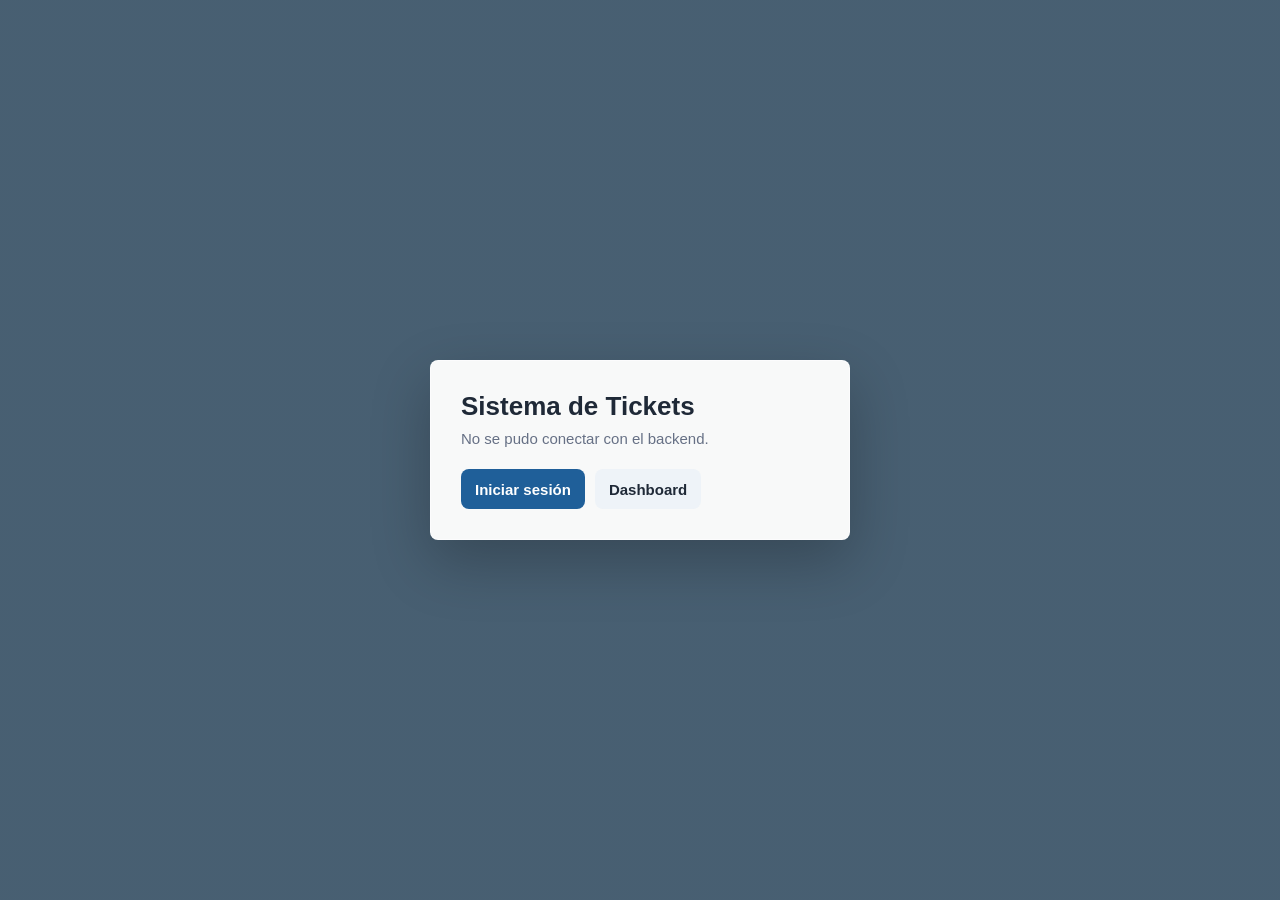
<file: src/main/webapp/index.html>
<!DOCTYPE html>
<html lang="es">
<head>
    <meta charset="UTF-8">
    <meta name="viewport" content="width=device-width, initial-scale=1.0">
    <title>Sistema de Tickets</title>
    <link rel="stylesheet" href="css/global.css">
</head>
<body class="login-page">
    <main class="login-card">
        <h1>Sistema de Tickets</h1>
        <p id="estadoBackend">Verificando conexión con backend...</p>
        <div class="actions">
            <a class="btn" href="login.html">Iniciar sesión</a>
            <a class="btn secondary" href="dashboard.html">Dashboard</a>
        </div>
    </main>

    <script src="js/api.js"></script>
    <script src="js/index.js"></script>
</body>
</html>
</file>
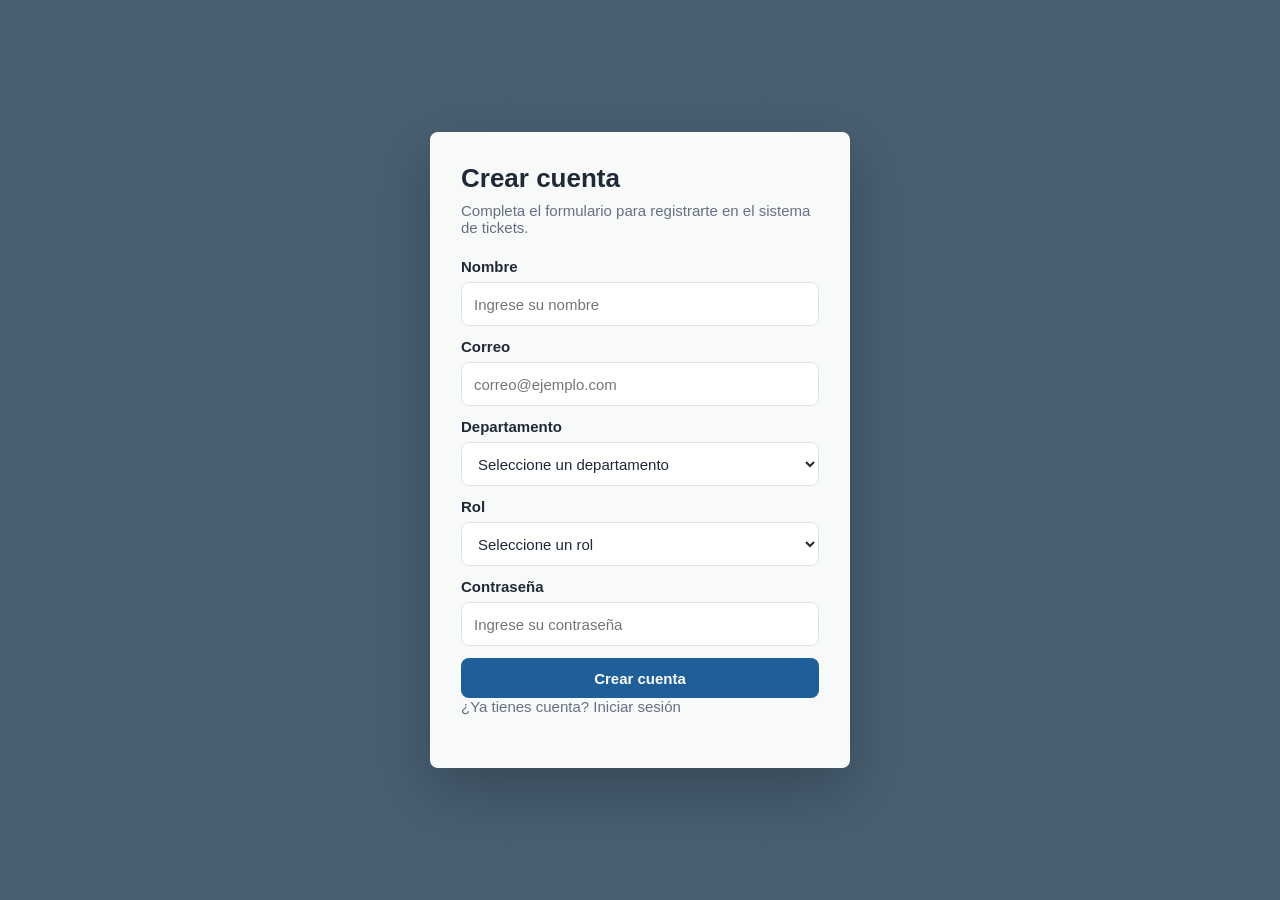
<file: src/main/webapp/crear_usuario.html>
<!DOCTYPE html>
<html lang="es">

<head>
    <meta charset="UTF-8">
    <meta name="viewport" content="width=device-width, initial-scale=1.0">
    <title>Crear cuenta | Sistema de Tickets</title>
    <link rel="stylesheet" href="css/global.css">
    <link rel="stylesheet" href="css/login.css">
</head>

<body class="login-page">

    <main class="login-card">

        <h1>Crear cuenta</h1>
        <p>Completa el formulario para registrarte en el sistema de tickets.</p>

        <form id="usuarioForm" class="form-grid">

            <div class="field">
                <label for="nombre">Nombre</label>
                <input
                    type="text"
                    id="nombre"
                    name="nombre"
                    placeholder="Ingrese su nombre"
                    autocomplete="name"
                    required
                >
            </div>

            <div class="field">
                <label for="correo">Correo</label>
                <input
                    type="email"
                    id="correo"
                    name="correo"
                    placeholder="correo@ejemplo.com"
                    autocomplete="email"
                    required
                >
            </div>

            <div class="field">
                <label for="rol">Departamento</label>
                <select id="departamento" name="departamento" required>
                    <option value="">Seleccione un departamento</option>
                    <option value="Recursos Humanos">Recursos humanos</option>
                    <option value="Marketing">Merketing</option>
                    <option value="Ventas">Ventas</option>
                    <option value="Desarrollo">Desarrollo</option>
                    <option value="Administración">Administración</option>
                    <option value="Control de calidad">Control de calidad</option>
                    <option value="Finazas">Finanzas</option>
                </select>
                
           
            </div>

            <div class="field">
                <label for="rol">Rol</label>
                <select id="rol" name="rol" required>
                    <option value="">Seleccione un rol</option>
                    <option value="SOLICITANTE">Solicitante</option>
                    <option value="SOPORTE">Soporte</option>
                </select>
            </div>

            <div class="field">
                <label for="contrasena">Contraseña</label>
                <input
                    type="password"
                    id="contrasena"
                    name="contrasena"
                    placeholder="Ingrese su contraseña"
                    autocomplete="new-password"
                    required
                >
            </div>

            <button class="btn" type="submit">Crear cuenta</button>

        </form>

        <p id="mensaje" class="message"></p>

        <p class="login-link">¿Ya tienes cuenta? <a href="login.html">Iniciar sesión</a></p>

    </main>

    <!-- JavaScript -->
    <script src="js/api.js"></script>
    <script src="js/registro.js"></script>

</body>

</html>
</file>
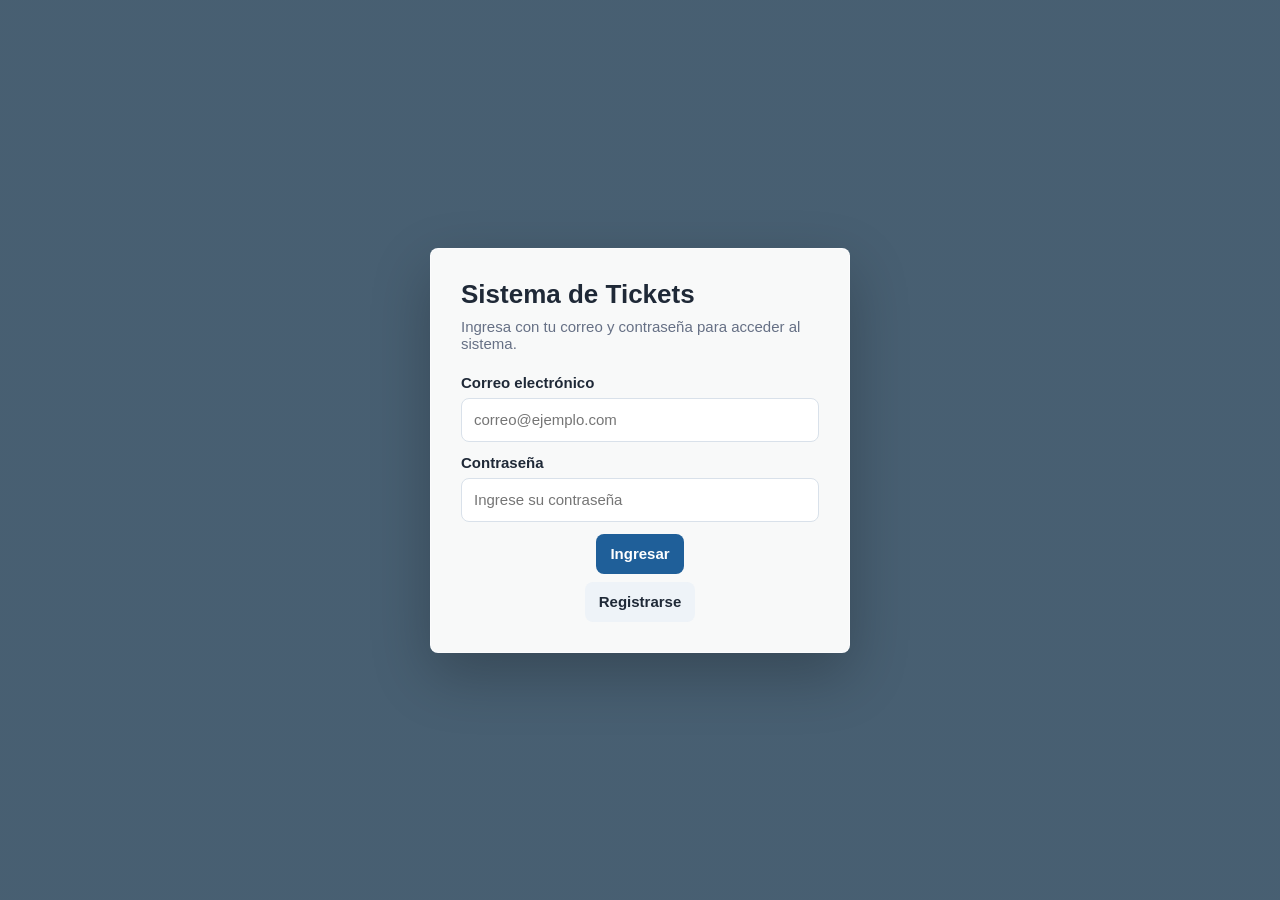
<file: src/main/webapp/dashboard.html>
<!DOCTYPE html>
<html lang="es">
<head>
    <meta charset="UTF-8">
    <meta name="viewport" content="width=device-width, initial-scale=1.0">
    <title>Dashboard | Sistema de Tickets</title>
    <link rel="stylesheet" href="css/global.css">
    <link rel="stylesheet" href="css/dashboard.css">
    <link rel="stylesheet" href="https://cdnjs.cloudflare.com/ajax/libs/font-awesome/6.5.0/css/all.min.css">
</head>
<body>
    <div class="app-shell">
        <aside class="sidebar" id="sidebar">
            <div class="brand">
                <strong class="brand-text">Tickets</strong>
                <button class="toggle-btn" id="toggleSidebar">☰</button>
            </div>
            <nav>
                <a class="nav-link active" href="dashboard.html">
                    <span class="nav-icon">📊</span>
                    <span class="nav-text">Dashboard</span>
                </a>
                <a class="nav-link" href="tickets.html">
                    <span class="nav-icon">🎫</span>
                    <span class="nav-text">Tickets</span>
                </a>
                <a class="nav-link" id="linkUsuarios" href="usuarios.html">
                    <span class="nav-icon">👥</span>
                    <span class="nav-text">Usuarios</span>
                </a>
                <a class="nav-link" href="#" id="logoutLink">
                    <span class="nav-icon">🚪</span>
                    <span class="nav-text">Salir</span>
                </a>
            </nav>
        </aside>

        <main class="main">
            <header class="topbar">
                <div>
                    <h1>Panel general</h1>
                    <p>Resumen de actividad y estado actual de los tickets.</p>
                </div>
                <div class="user-chip" id="usuarioActivo">
                    <div class="avatar" id="usuarioAvatar"></div>
                    <div class="info">
                        <div class="nombre" id="usuarioNombre"></div>
                        <div class="rol" id="usuarioRol"></div>
                    </div>
                </div>
            </header>

            <section class="grid kpis">
                <article class="kpi">
                    <div class="kpi-icon"><i class="fa-solid fa-ticket"></i></div>
                    <span>Total</span>
                    <strong id="totalTickets">0</strong>
                </article>
                <article class="kpi">
                    <div class="kpi-icon"><i class="fa-solid fa-circle-plus"></i></div>
                    <span>Creados</span>
                    <strong id="ticketsCreados">0</strong>
                </article>
                <article class="kpi">
                    <div class="kpi-icon"><i class="fa-solid fa-user-check"></i></div>
                    <span>Asignados</span>
                    <strong id="ticketsAsignados">0</strong>
                </article>
                <article class="kpi">
                    <div class="kpi-icon"><i class="fa-solid fa-clipboard-check"></i></div>
                    <span>Validación</span>
                    <strong id="ticketsValidacion">0</strong>
                </article>
                <article class="kpi">
                    <div class="kpi-icon"><i class="fa-solid fa-circle-check"></i></div>
                    <span>Cerrados</span>
                    <strong id="ticketsCerrados">0</strong>
                </article>
            </section>

            <section class="card">
                <div class="card-header">
                    <div>
                        <h2>Últimos tickets</h2>
                        <p>Solicitudes registradas recientemente.</p>
                    </div>
                    <a class="btn secondary" href="tickets.html">Ver tickets</a>
                </div>
                <div class="table-wrap">
                    <table>
                        <thead>
                            <tr>
								<th>Código</th>
								<th>Descripción</th>
								<th>Estado</th>
								<th>Creado por</th>
								<th>Timeline</th>
                            </tr>
                        </thead>
                        <tbody id="tablaRecientes"></tbody>
                    </table>
                </div>
            </section>
        </main>
    </div>

    <!-- Modal Timeline -->
    <div id="modalTimeline" class="modal-overlay" style="display:none;">
        <div class="modal-box">
            <div class="modal-header">
                <h2 id="modalTitulo">Timeline</h2>
                <button class="modal-cerrar" onclick="cerrarModal()">✕</button>
            </div>
            <div id="modalContenido" class="timeline-lista"></div>
        </div>
    </div>

    <script src="js/api.js"></script>
    <script src="js/dashboard.js"></script>
</body>
</html>
</file>
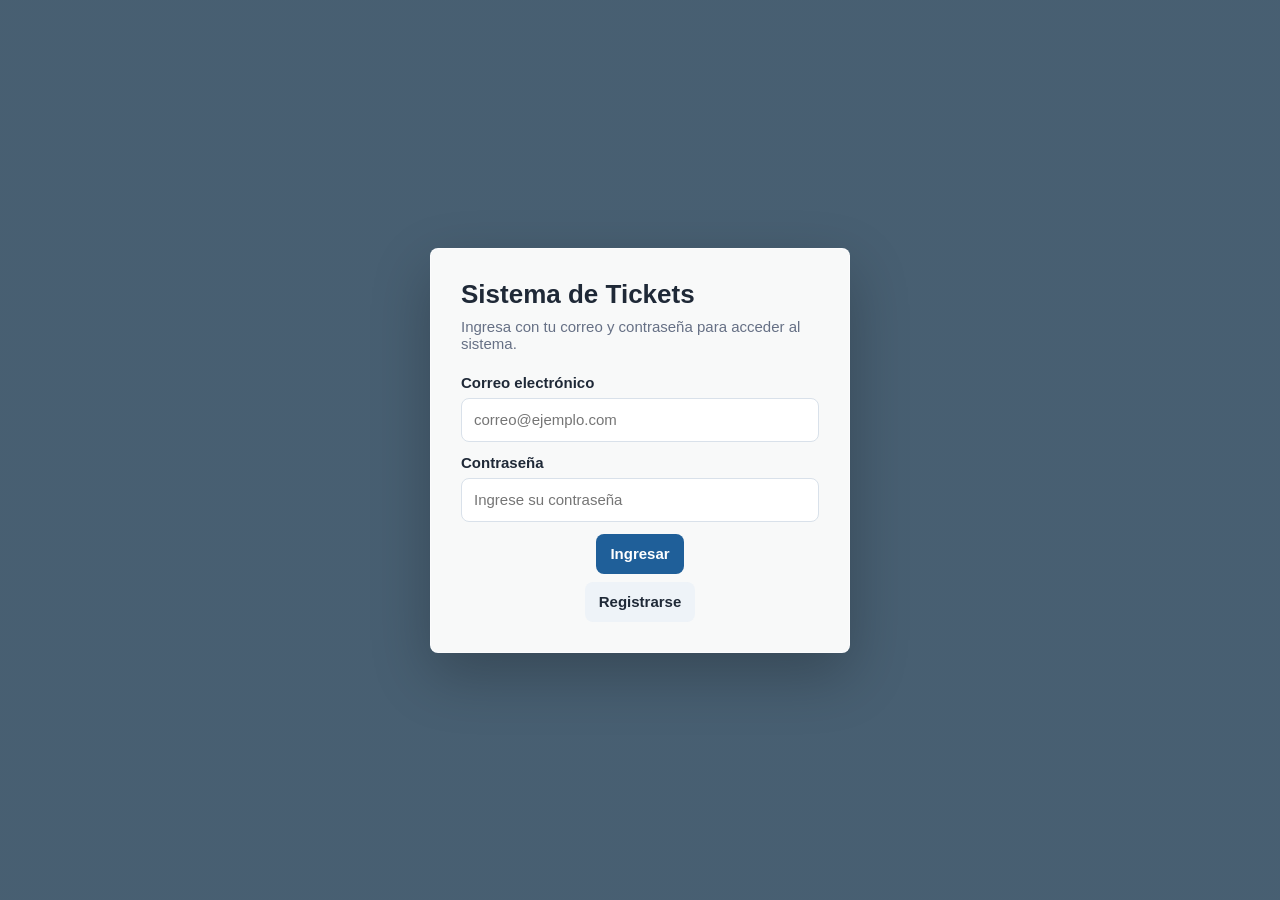
<file: src/main/webapp/dashboardSolicitante.html>
<!DOCTYPE html>
<html lang="es">
<head>
    <meta charset="UTF-8">
    <meta name="viewport" content="width=device-width, initial-scale=1.0">
    <title>Mi Dashboard | Sistema de Tickets</title>
    <link rel="stylesheet" href="css/global.css">
    <link rel="stylesheet" href="css/dashboard.css">
    <link rel="stylesheet" href="https://cdnjs.cloudflare.com/ajax/libs/font-awesome/6.5.0/css/all.min.css">
</head>
<body>
    <div class="app-shell">

        <!-- SIDEBAR -->
        <aside class="sidebar" id="sidebar">
            <div class="brand">
                <strong class="brand-text">Tickets</strong>
                <button class="toggle-btn" id="toggleSidebar">☰</button>
            </div>
            <nav>
                <a class="nav-link active" href="dashboardSolicitante.html">
                    <span class="nav-icon">📊</span>
                    <span class="nav-text">Dashboard</span>
                </a>
                <a class="nav-link" href="ticketsSolicitante.html">
                    <span class="nav-icon">🎫</span>
                    <span class="nav-text">Tickets</span>
                </a>
                <a class="nav-link" href="#" id="logoutLink">
                    <span class="nav-icon">🚪</span>
                    <span class="nav-text">Salir</span>
                </a>
            </nav>
        </aside>

        <main class="main">

            <!-- HEADER -->
            <header class="topbar">
                <div>
                    <h1>Mis tickets</h1>
                    <p>Resumen de tus solicitudes registradas.</p>
                </div>
                <div class="user-chip" id="usuarioActivo">
                    <div class="avatar" id="usuarioAvatar"></div>
                    <div class="info">
                        <div class="nombre" id="usuarioNombre"></div>
                        <div class="rol" id="usuarioRol"></div>
                    </div>
                </div>
            </header>

            <!-- ALERTA DE TICKETS PENDIENTES DE VALIDACIÓN -->
            <section id="seccionValidacion" style="display:none" class="card alerta-validacion">
                <div class="alerta-header">
                    <span class="alerta-icono">⚠️</span>
                    <div>
                        <h2>Tienes tickets esperando tu aprobación</h2>
                        <p>Revisa y aprueba o devuelve los tickets en estado <strong>VALIDACIÓN</strong>.</p>
                    </div>
                </div>
                <div id="listaValidacion"></div>
            </section>

            <!-- KPIs -->
            <section class="grid kpis kpis-5">
                <article class="kpi">
                    <div class="kpi-icon"><i class="fa-solid fa-ticket"></i></div>
                    <span>Total</span>
                    <strong id="totalTickets">0</strong>
                </article>
                <article class="kpi">
                    <div class="kpi-icon"><i class="fa-solid fa-circle-plus"></i></div>
                    <span>Creados</span>
                    <strong id="ticketsCreados">0</strong>
                </article>
                <article class="kpi">
                    <div class="kpi-icon"><i class="fa-solid fa-user-check"></i></div>
                    <span>Asignados</span>
                    <strong id="ticketsAsignados">0</strong>
                </article>
                <article class="kpi">
                    <div class="kpi-icon"><i class="fa-solid fa-clipboard-check"></i></div>
                    <span>Validación</span>
                    <strong id="ticketsValidacion">0</strong>
                </article>
                <article class="kpi">
                    <div class="kpi-icon"><i class="fa-solid fa-circle-check"></i></div>
                    <span>Cerrados</span>
                    <strong id="ticketsCerrados">0</strong>
                </article>
            </section>

            <!-- TABLA CON BÚSQUEDA + TIMELINE + ACCIONES -->
            <section class="card">
                <div class="card-header">
                    <div>
                        <h2>Mis tickets</h2>
                        <p>Consulta, busca y gestiona tus solicitudes.</p>
                    </div>
                    <a class="btn secondary" href="ticketsSolicitante.html">+ Nuevo ticket</a>
                </div>

                <!-- BUSCADOR -->
                <div class="field">
                    <label for="filtroTickets">Buscar ticket</label>
                    <input
                        type="search"
                        id="filtroTickets"
                        placeholder="Código, descripción o estado..."
                    >
                </div>

                <div class="table-wrap">
                    <table>
                        <thead>
                            <tr>
                                <th>Código</th>
                                <th>Descripción</th>
                                <th>Estado</th>
                                <th>Última observación</th>
                                <th>Timeline</th>
                                <th>Acciones</th>
                            </tr>
                        </thead>
                        <tbody id="tablaTickets"></tbody>
                    </table>
                </div>

                <p id="mensaje" class="message"></p>
            </section>

        </main>
    </div>

    <!-- MODAL TIMELINE -->
    <div id="modalTimeline" class="modal-overlay">
        <div class="modal-box">
            <div class="modal-header">
                <h2 id="modalTitulo">Timeline</h2>
                <button class="modal-cerrar" type="button" onclick="cerrarModal()">✕</button>
            </div>
            <div id="modalContenido" class="timeline-lista"></div>
        </div>
    </div>

    <!-- MODAL OBSERVACION (para Devolver) -->
    <div
        id="modalObservacion"
        class="modal-overlay"
    >

        <div class="modal-box">

            <div class="modal-header">

                <h2 id="modalObsTitulo">
                    Observación
                </h2>

                <button
                    class="modal-cerrar"
                    type="button"
                    onclick="cerrarModalObs()"
                >
                    ✕
                </button>

            </div>

            <div class="form-grid">

                <div class="field">

                    <textarea
                        id="inputObservacion"
                        rows="5"
                        placeholder="Explique qué no fue solucionado correctamente..."
                    ></textarea>
					<span id="errorObservacion"></span>
                </div>

                <button
                    class="btn"
                    type="button"
                    onclick="confirmarCambioEstado()"
                >
                    Confirmar
                </button>

            </div>

        </div>

    </div>

    <script src="js/api.js"></script>
    <script src="js/dashboardSolicitante.js"></script>
</body>
</html>
</file>
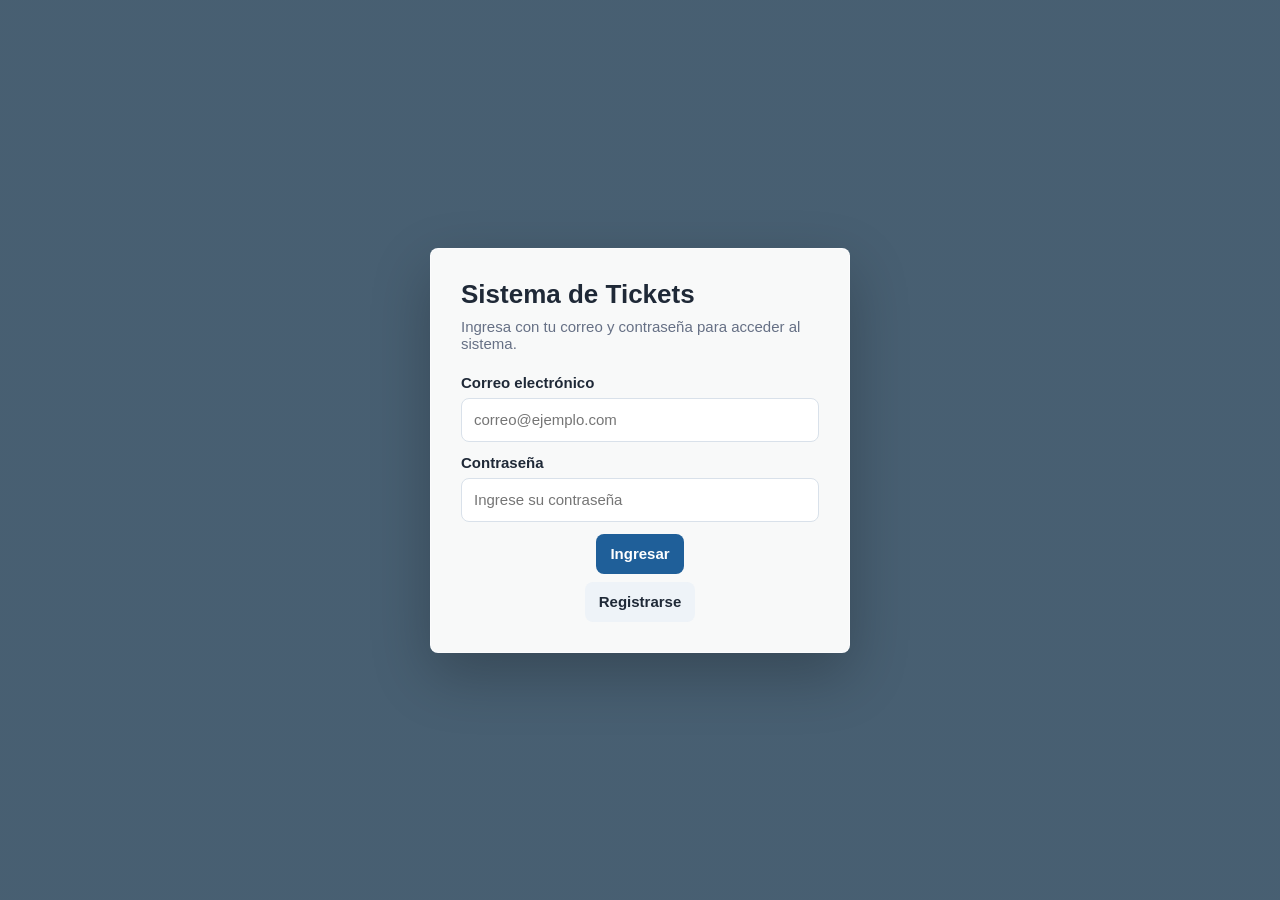
<file: src/main/webapp/dashboardSoporte.html>
<!DOCTYPE html>
<html lang="es">
<head>
    <meta charset="UTF-8">
    <meta name="viewport" content="width=device-width, initial-scale=1.0">

    <title>Dashboard Soporte | Sistema de Tickets</title>

    <link rel="stylesheet" href="css/global.css">
    <link rel="stylesheet" href="css/dashboard.css">

    <link rel="stylesheet"
          href="https://cdnjs.cloudflare.com/ajax/libs/font-awesome/6.5.0/css/all.min.css">
</head>

<body>

<div class="app-shell">

    <!-- SIDEBAR -->

    <aside class="sidebar" id="sidebar">

        <div class="brand">

            <strong class="brand-text">
                Tickets
            </strong>

            <button class="toggle-btn" id="toggleSidebar">
                ☰
            </button>

        </div>

        <nav>

            <a class="nav-link active"
               href="dashboardSoporte.html">

                <span class="nav-icon">🛠</span>
                <span class="nav-text">Dashboard</span>

            </a>

            <a class="nav-link"
               href="ticketsSoporte.html">

                <span class="nav-icon">🎫</span>
                <span class="nav-text">Tickets</span>

            </a>

            <a class="nav-link"
               href="#"
               id="logoutLink">

                <span class="nav-icon">🚪</span>
                <span class="nav-text">Salir</span>

            </a>

        </nav>

    </aside>

    <!-- CONTENIDO -->

    <main class="main">

        <!-- TOPBAR -->

        <header class="topbar">

            <div>

                <h1>Panel de Soporte</h1>

                <p>
                    Gestión operativa de tickets asignados y pendientes de revisión.
                </p>

            </div>

            <div class="user-chip">

                <div class="avatar" id="usuarioAvatar"></div>

                <div class="info">

                    <div class="nombre" id="usuarioNombre"></div>

                    <div class="rol" id="usuarioRol"></div>

                </div>

            </div>

        </header>

        <!-- MENSAJES -->

        <p id="mensaje" class="message"></p>

        <!-- KPI -->

        <section class="grid kpis kpis-4">
        
            <article class="kpi">

                <div class="kpi-icon">
                    <i class="fa-solid fa-inbox"></i>
                </div>

                <span>Nuevos</span>

                <strong id="ticketsNuevos">0</strong>

            </article>

            <article class="kpi">

                <div class="kpi-icon">
                    <i class="fa-solid fa-user-check"></i>
                </div>

                <span>Asignados</span>

                <strong id="ticketsAsignados">0</strong>

            </article>

            <article class="kpi">

                <div class="kpi-icon">
                    <i class="fa-solid fa-clipboard-check"></i>
                </div>

                <span>En validación</span>

                <strong id="ticketsValidacion">0</strong>

            </article>

            <article class="kpi">

                <div class="kpi-icon">
                    <i class="fa-solid fa-rotate-left"></i>
                </div>

                <span>Devueltos</span>

                <strong id="ticketsDevueltos">0</strong>

            </article>

        </section>

        <!-- TICKETS NUEVOS -->

        <section class="card">

            <div class="card-header">

                <div>

                    <h2>Tickets Nuevos</h2>

                    <p>
                        Tickets pendientes de revisión inicial por soporte.
                    </p>

                </div>

            </div>

            <div class="table-wrap">

                <table>

                    <thead>

                    <tr>

                        <th>Código</th>
                        <th>Descripción</th>
                        <th>Solicitante</th>
                        <th>Timeline</th>
                        <th>Acciones</th>
                        

                    </tr>

                    </thead>

                    <tbody id="tablaNuevos"></tbody>

                </table>

            </div>

        </section>

        <!-- MIS TICKETS -->

        <section class="card">

            <div class="card-header">

                <div>

                    <h2>Mis Tickets</h2>

                    <p>
                        Tickets asignados actualmente al técnico.
                    </p>

                </div>

            </div>

            <div class="table-wrap">

                <table>

                    <thead>

                    <tr>

                        <th>Código</th>
                        <th>Descripción</th>                        
                        <th>Estado</th>
                        <th>Solicitante</th>
                        <th>Timeline</th>
                        <th>Acciones</th>

                    </tr>

                    </thead>

                    <tbody id="tablaMisTickets"></tbody>

                </table>

            </div>

        </section>
		<section class="card">
	
	    <div class="card-header">
	
	        <div>
	
	            <h2>Actividad Reciente</h2>
	
	            <p>
	                Últimos tickets registrados en el sistema.
	            </p>
	
	        </div>
	
	    </div>
	
	    <div class="table-wrap">
	
	        <table>
	
	            <thead>
	
	                <tr>
	
	                    <th>Código</th>
	                    <th>Descripción</th>
	                    <th>Estado</th>
	                    <th>Timeline</th>
	
	                </tr>
	
	            </thead>
	
	            <tbody id="tablaRecientes"></tbody>
	
	        </table>
	
	    </div>
	
	</section>

    </main>

</div>

<div class="modal-overlay" id="modalTimeline" style="display:none;">

    <div class="modal-box">

        <div class="modal-header">

            <h2 id="modalTitulo">
                Timeline
            </h2>

            <button
                class="modal-cerrar"
                onclick="cerrarModal()"
            >
                ✕
            </button>

        </div>

        <div
            class="timeline-lista"
            id="modalContenido"
        >
        </div>

    </div>

</div>

<script src="js/api.js"></script>
<script src="js/dashboardSoporte.js"></script>

</body>
</html>
</file>
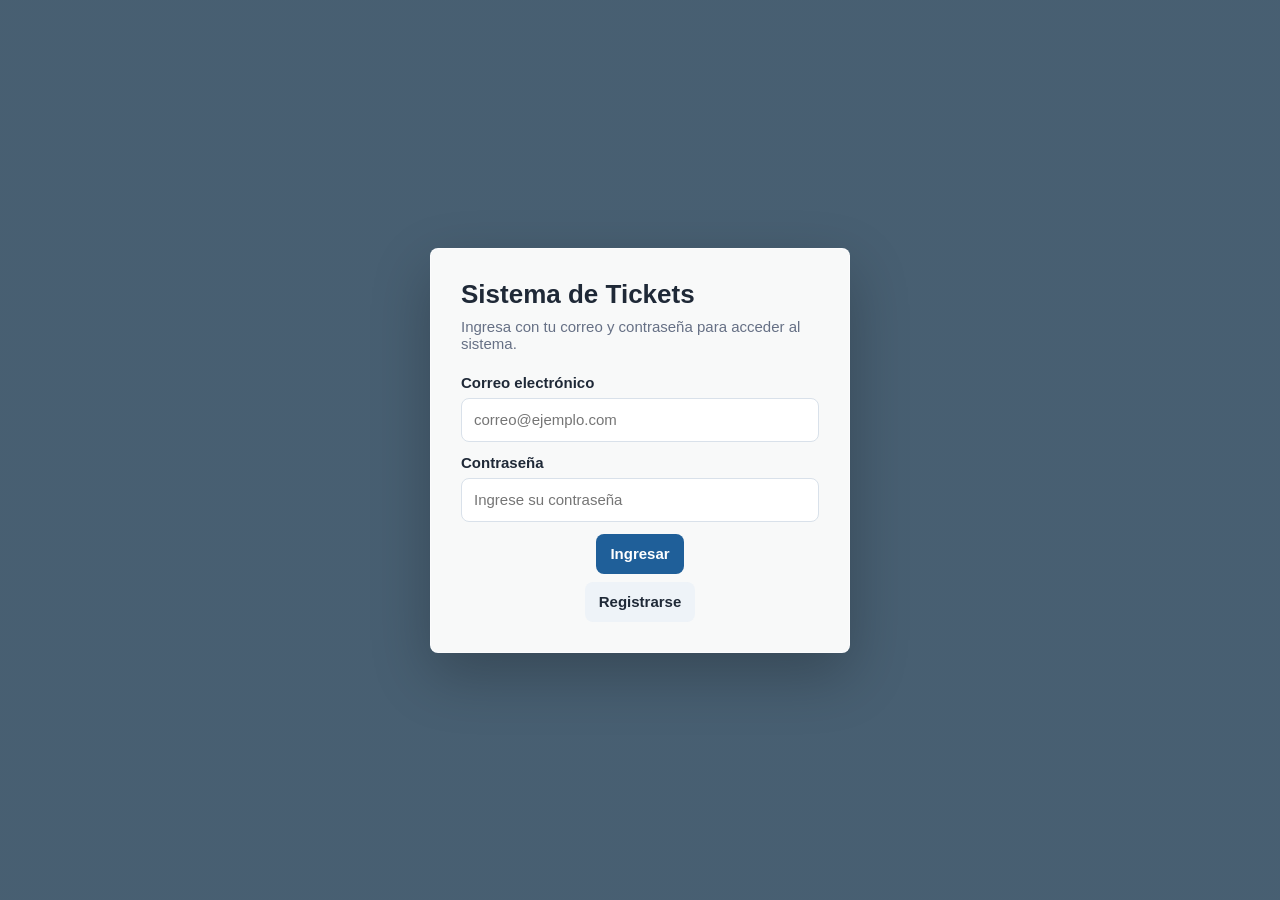
<file: src/main/webapp/login.html>
<!DOCTYPE html>
<html lang="es">

<head>

    <meta charset="UTF-8">

    <meta name="viewport"
          content="width=device-width, initial-scale=1.0">

    <title>Iniciar sesión | Sistema de Tickets</title>

    <link rel="stylesheet" href="css/global.css">
    <link rel="stylesheet" href="css/login.css">

</head>

<body class="login-page">

    <main class="login-card">

        <h1>Sistema de Tickets</h1>

        <p>
            Ingresa con tu correo y contraseña
            para acceder al sistema.
        </p>

        <form id="loginForm" class="form-grid">

            <div class="field">

                <label for="correo">
                    Correo electrónico
                </label>

                <input type="email"
                       id="correo"
                       name="correo"
                       placeholder="correo@ejemplo.com"
                       autocomplete="email"
                       required>

            </div>

            <div class="field">

                <label for="contrasena">
                    Contraseña
                </label>

                <input type="password"
                       id="contrasena"
                       name="contrasena"
                       placeholder="Ingrese su contraseña"
                       autocomplete="current-password"
                       required>

            </div>


            <div style="display: flex; flex-direction: column; align-items: center; gap: 0.5rem;">
			    <button class="btn" type="submit">Ingresar</button>
			    <a href="crear_usuario.html" class="btn secondary" id="registro">Registrarse</a>
			</div>
            

        </form>

        <p id="mensaje" class="message"></p>

    </main>

    <script src="js/api.js"></script>
    <script src="js/login.js"></script>

</body>

</html>
</file>
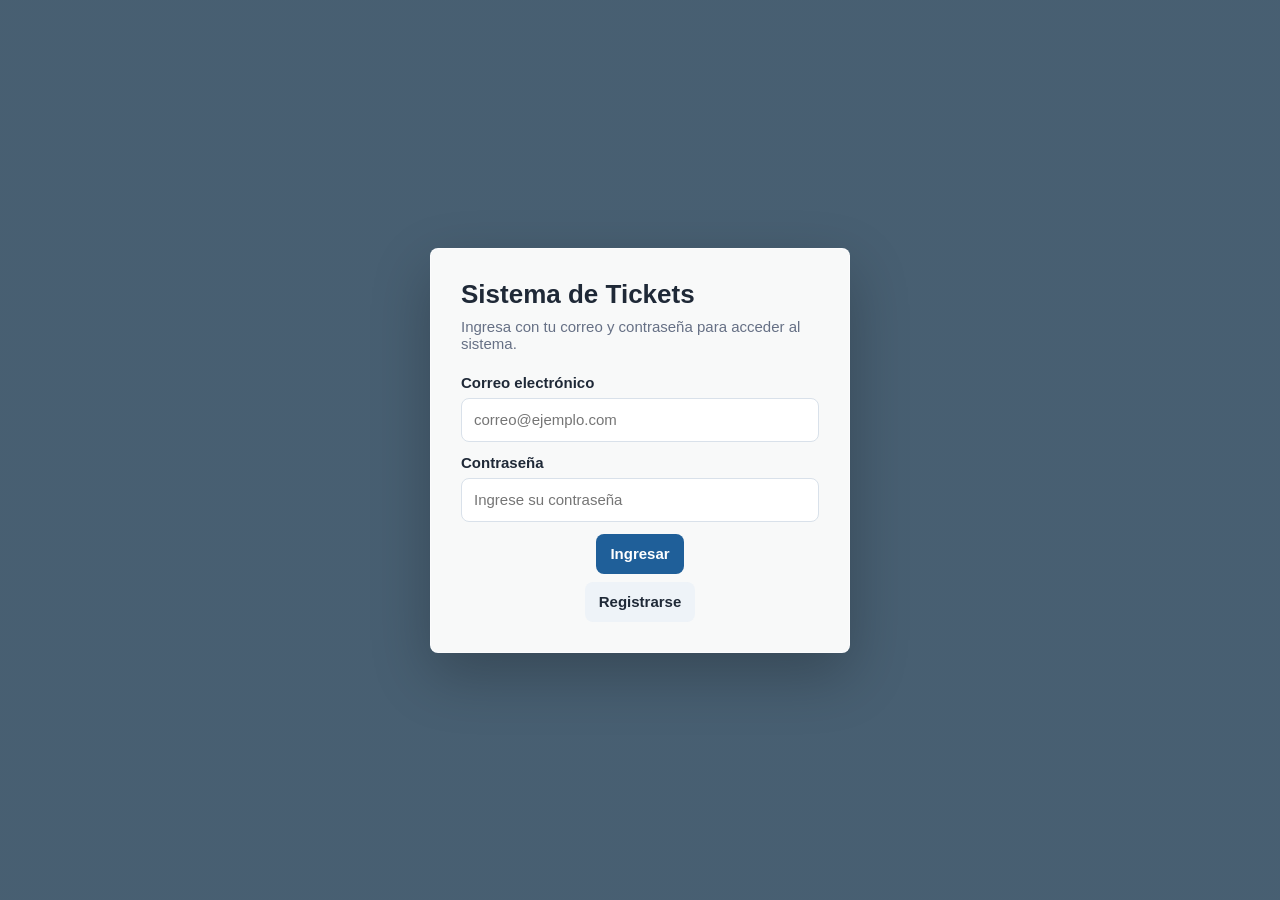
<file: src/main/webapp/tickets.html>
<!DOCTYPE html>
<html lang="es">
<head>
    <meta charset="UTF-8">
    <meta name="viewport" content="width=device-width, initial-scale=1.0">
    <title>Tickets | Sistema de Tickets</title>

    <link rel="stylesheet" href="css/global.css">
    <link rel="stylesheet" href="css/tickets.css">
</head>

<body>
    <div class="app-shell">

        <!-- SIDEBAR -->
        <aside class="sidebar" id="sidebar">

            <div class="brand">
                <strong class="brand-text">Tickets</strong>

                <button
                    class="toggle-btn"
                    id="toggleSidebar"
                >
                    ☰
                </button>
            </div>

            <nav>

                <a
                    class="nav-link"
                    href="dashboard.html"
                    id="linkDashboard"
                >
                    <span class="nav-icon">📊</span>
                    <span class="nav-text">Dashboard</span>
                </a>

                <a
                    class="nav-link active"
                    href="tickets.html"
                >
                    <span class="nav-icon">🎫</span>
                    <span class="nav-text">Tickets</span>
                </a>

                <a
                    class="nav-link"
                    href="#"
                    id="logoutLink"
                >
                    <span class="nav-icon">🚪</span>
                    <span class="nav-text">Salir</span>
                </a>

            </nav>

        </aside>

        <!-- CONTENIDO -->
        <main class="main">

            <!-- HEADER -->
            <header class="topbar">

                <div>
                    <h1>Gestión de tickets</h1>

                    <p>
                        Registra solicitudes, consulta estados y administra
                        el flujo de soporte técnico.
                    </p>
                </div>

                <div class="user-chip"  id="usuarioActivo">

                    <div class="avatar" id="usuarioAvatar">
                    </div>

                    <div class="info">
                        <div class="nombre" id="usuarioNombre">
                        </div>

                        <div class="rol" id="usuarioRol">
                        </div>
                    </div>

                </div>

            </header>

            <!-- CONTENIDO PRINCIPAL -->
            <section class="grid two" id="contenidoPrincipal">

                <!-- FORMULARIO -->
                <article class="card" id="cardFormulario">

                    <div class="card-header">

                        <div>
                            <h2>Nuevo ticket</h2>

                            <p>
                                Describe detalladamente el problema
                                para que soporte pueda atenderlo.
                            </p>
                        </div>

                    </div>

                    <form id="ticketForm" class="form-grid">

                        <div class="field">

                            <label for="descripcion">
                                Descripción
                            </label>

                            <textarea
                                id="descripcion"
                                rows="6"
                                required
                                placeholder="Describe el problema..."
                            ></textarea>

                        </div>

                        <div
                            class="field"
                            id="creadoPorField"
                        >

                            <label for="creadoPor">
                                ID del solicitante
                            </label>

                            <input
                                type="number"
                                id="creadoPor"
                                min="1"
                                readonly
                                required
                            >

                        </div>

                        <div class="field">

                            <label>
                                Archivo adjunto
                            </label>

                            <div class="file-input-wrap">

                                <button
                                    type="button"
                                    class="btn secondary small"
                                    onclick="document.getElementById('archivo').click()"
                                >
                                    📎 Elegir archivo
                                </button>

                                <span id="nombreArchivo">
                                    Ningún archivo seleccionado
                                </span>

                                <input
                                    type="file"
                                    id="archivo"
                                    accept=".pdf,.png,.jpg,.jpeg,.doc,.docx"
                                    style="display:none"
                                >

                            </div>

                        </div>

                        <button
                            class="btn"
                            type="submit"
                        >
                            Crear ticket
                        </button>

                    </form>

                    <p id="mensaje" class="message"></p>

                </article>

                <!-- LISTADO -->
                <article class="card">

                    <div class="card-header">

                        <div>
                            <h2>Lista de tickets</h2>

                            <p>
                                Consulta tickets y administra el flujo
                                de atención.
                            </p>
                        </div>

                    </div>

                    <div class="field">

                        <label for="filtroTickets">
                            Buscar ticket
                        </label>

                        <input
                            type="search"
                            id="filtroTickets"
                            placeholder="Código, descripción o estado"
                        >

                    </div>

                    <div class="table-wrap">

                        <table>

                            <thead>

                                <tr id="encabezadoTabla">

                                    <th>Código</th>
                                    <th>Descripción</th>
                                    <th>Estado</th>
                                    <th>Solicitante</th>
                                    <th>Timeline</th>
                                    <th>Acciones</th>

                                </tr>

                            </thead>

                            <tbody id="tablaTickets"></tbody>

                        </table>

                    </div>

                </article>

            </section>

        </main>

    </div>

    <!-- MODAL TIMELINE -->
    <div
        id="modalTimeline"
        class="modal-overlay"
    >

        <div class="modal-box">

            <div class="modal-header">

                <h2 id="modalTitulo">
                    Timeline
                </h2>

                <button
                    class="modal-cerrar"
                    type="button"
                    onclick="cerrarModal()"
                >
                    ✕
                </button>

            </div>

            <div
                id="modalContenido"
                class="timeline-lista"
            ></div>

        </div>

    </div>

    <!-- MODAL OBSERVACION -->
    <div
        id="modalObservacion"
        class="modal-overlay"
    >

        <div class="modal-box">

            <div class="modal-header">

                <h2 id="modalObsTitulo">
                    Observación
                </h2>

                <button
                    class="modal-cerrar"
                    type="button"
                    onclick="cerrarModalObs()"
                >
                    ✕
                </button>

            </div>

            <div class="form-grid">

                <div class="field">

                    <label for="inputObservacion">
                        Observación
                    </label>

                    <textarea
                        id="inputObservacion"
                        rows="5"
                        placeholder="Escribe una observación..."
                    ></textarea>

                </div>

                <button
                    class="btn"
                    type="button"
                    onclick="confirmarCambioEstado()"
                >
                    Confirmar
                </button>

            </div>

        </div>

    </div>

    <!-- SCRIPTS -->
    <script src="js/api.js"></script>
    <script src="js/tickets.js"></script>

</body>
</html>
</file>
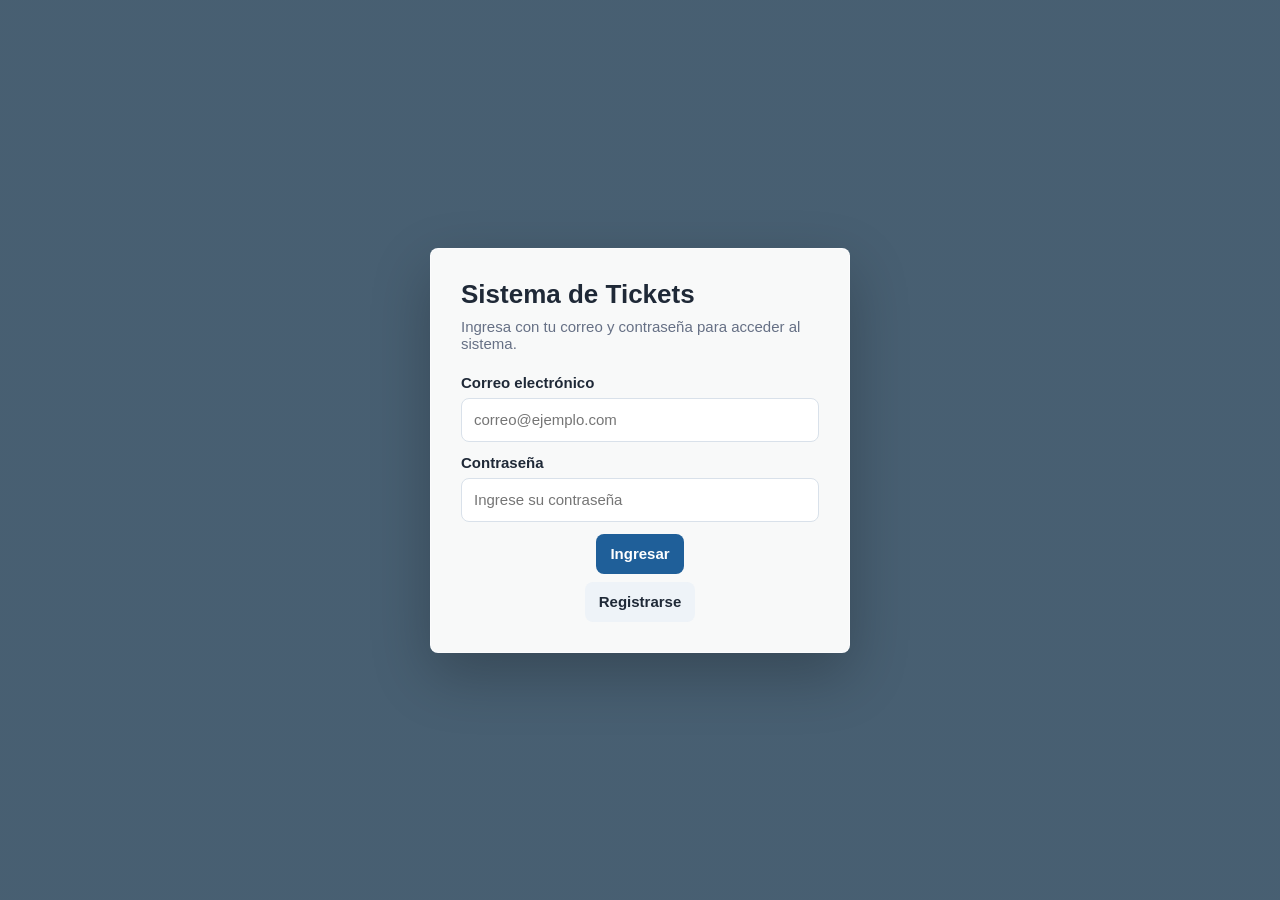
<file: src/main/webapp/ticketsSolicitante.html>
<!DOCTYPE html>
<html lang="es">
<head>
    <meta charset="UTF-8">
    <meta name="viewport" content="width=device-width, initial-scale=1.0">
    <title>Nuevo Ticket | Sistema de Tickets</title>
    <link rel="stylesheet" href="css/global.css">
    <link rel="stylesheet" href="css/tickets.css">
</head>

<body>
    <div class="app-shell">

        <!-- SIDEBAR -->
        <aside class="sidebar" id="sidebar">
            <div class="brand">
                <strong class="brand-text">Tickets</strong>
                <button class="toggle-btn" id="toggleSidebar">☰</button>
            </div>
            <nav>
                <a class="nav-link" href="dashboardSolicitante.html" id="linkDashboard">
                    <span class="nav-icon">📊</span>
                    <span class="nav-text">Dashboard</span>
                </a>
                <a class="nav-link active" href="ticketsSolicitante.html">
                    <span class="nav-icon">🎫</span>
                    <span class="nav-text">Tickets</span>
                </a>
                <a class="nav-link" href="#" id="logoutLink">
                    <span class="nav-icon">🚪</span>
                    <span class="nav-text">Salir</span>
                </a>
            </nav>
        </aside>

        <!-- CONTENIDO -->
        <main class="main">

            <!-- HEADER -->
            <header class="topbar">
                <div>
                    <h1>Nuevo ticket</h1>
                    <p>Describe tu problema y el equipo de soporte lo atenderá.</p>
                </div>
                
                <div class="user-chip">
                <div class="avatar" id="usuarioAvatar"></div>
                <div class="info">
                    <div class="nombre" id="usuarioNombre">
                    </div>
                    <div class="rol" id="usuarioRol">
                    </div>
                </div>
            </div>
            
            </header>

            <!-- SOLO EL FORMULARIO CENTRADO -->
            <section class="grid one">
                <article class="card" id="cardFormulario">

                    <div class="card-header">
                        <div>
                            <h2>Crear solicitud</h2>
                            <p>Completa los campos para registrar un nuevo ticket de soporte.</p>
                        </div>
                    </div>

                    <form id="ticketForm" class="form-grid">

                        <div class="field">
                            <label for="descripcion">Descripción</label>
                            <textarea
                                id="descripcion"
                                rows="6"
                                required
                                placeholder="Describe detalladamente el problema..."
                            ></textarea>
                        </div>

                        <!-- Campo oculto para el solicitante -->
                        <div class="field" id="creadoPorField" style="display:none">
                            <label for="creadoPor">ID del solicitante</label>
                            <input type="number" id="creadoPor" min="1" readonly required>
                        </div>

                        <div class="field">
                            <label>Archivo adjunto</label>
                            <div class="file-input-wrap">
                                <button
                                    type="button"
                                    class="btn secondary small"
                                    onclick="document.getElementById('archivo').click()"
                                >
                                    📎 Elegir archivo
                                </button>
                                <span id="nombreArchivo">Ningún archivo seleccionado</span>
                                <input
                                    type="file"
                                    id="archivo"
                                    accept=".pdf,.png,.jpg,.jpeg,.doc,.docx"
                                    style="display:none"
                                >
                            </div>
                        </div>

                        <button class="btn" type="submit">Crear ticket</button>

                    </form>

                    <p id="mensaje" class="message"></p>

                </article>
            </section>

        </main>
    </div>

    <!-- MODAL TIMELINE -->
    <div id="modalTimeline" class="modal-overlay">
        <div class="modal-box">
            <div class="modal-header">
                <h2 id="modalTitulo">Timeline</h2>
                <button class="modal-cerrar" type="button" onclick="cerrarModal()">✕</button>
            </div>
            <div id="modalContenido" class="timeline-lista"></div>
        </div>
    </div>

    <!-- MODAL OBSERVACION -->
    <div id="modalObservacion" class="modal-overlay">
        <div class="modal-box">
            <div class="modal-header">
                <h2 id="modalObsTitulo">Observación</h2>
                <button class="modal-cerrar" type="button" onclick="cerrarModalObs()">✕</button>
            </div>
            <div class="form-grid">
                <div class="field">
                    <label for="inputObservacion">Observación</label>
                    <textarea id="inputObservacion" rows="5" placeholder="Escribe una observación..."></textarea>
                </div>
                <button class="btn" type="button" onclick="confirmarCambioEstado()">Confirmar</button>
            </div>
        </div>
    </div>

    <script src="js/api.js"></script>
    <script src="js/ticketsSolicitante.js"></script>
</body>
</html>
</file>
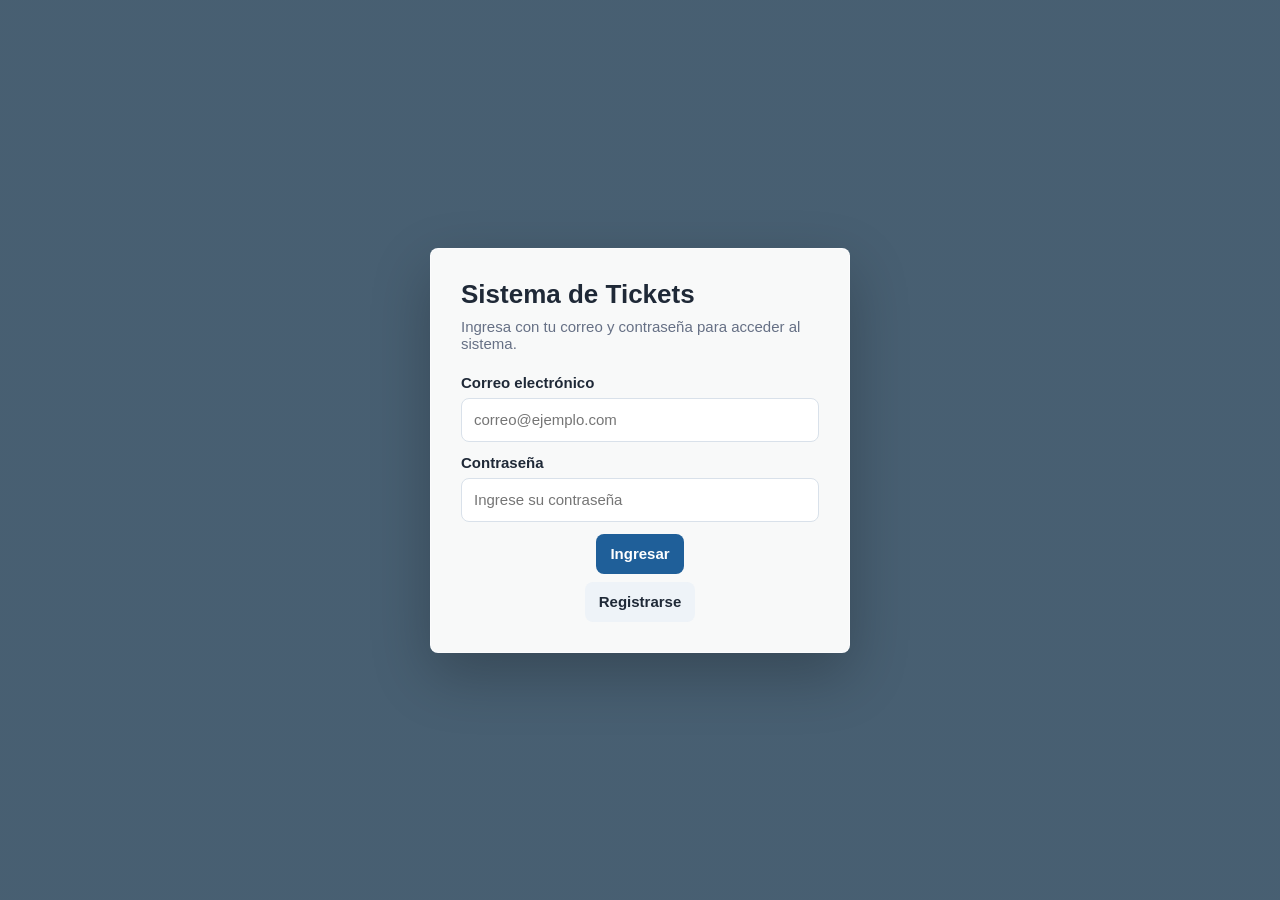
<file: src/main/webapp/ticketsSoporte.html>
<!DOCTYPE html>
<html lang="es">
<head>

    <meta charset="UTF-8">

    <meta name="viewport"
          content="width=device-width, initial-scale=1.0">

    <title>Tickets Soporte</title>

    <link rel="stylesheet" href="css/global.css">
    <link rel="stylesheet" href="css/tickets.css">

    <link rel="stylesheet"
          href="https://cdnjs.cloudflare.com/ajax/libs/font-awesome/6.5.0/css/all.min.css">

</head>

<body>

<div class="app-shell">

    <!-- SIDEBAR -->

    <aside class="sidebar"
           id="sidebar">

        <div class="brand">

            <strong class="brand-text">
                Tickets
            </strong>

            <button class="toggle-btn"
                    id="toggleSidebar">

                ☰

            </button>

        </div>

        <nav>

            <a class="nav-link"
               href="dashboardSoporte.html">

                <span class="nav-icon">🛠</span>
                <span class="nav-text">Dashboard</span>

            </a>

            <a class="nav-link active"
               href="ticketsSoporte.html">

                <span class="nav-icon">🎫</span>
                <span class="nav-text">Tickets</span>

            </a>

            <a class="nav-link"
               href="#"
               id="logoutLink">

                <span class="nav-icon">🚪</span>
                <span class="nav-text">Salir</span>

            </a>

        </nav>

    </aside>

    <!-- MAIN -->

    <main class="main">

        <header class="topbar">

            <div>

                <h1>Tickets de soporte</h1>

                <p>
                    Gestión operativa de tickets asignados.
                </p>

            </div>

            <div class="user-chip">

                <div class="avatar"
                     id="usuarioAvatar">

                </div>

                <div class="info">

                    <div class="nombre"
                         id="usuarioNombre">

                    </div>

                    <div class="rol"
                         id="usuarioRol">

                    </div>

                </div>

            </div>

        </header>

        <!-- FILTROS -->

        <section class="card">

            <div class="grid two">

                <div class="field">

                    <label for="filtroTexto">
                        Buscar
                    </label>

                    <input type="search"
                           id="filtroTexto"
                           placeholder="Código o descripción">

                </div>

                <div class="field">

                    <label for="filtroEstado">
                        Estado
                    </label>

                    <select id="filtroEstado">

                        <option value="">
                            Todos
                        </option>

                        <option value="CREADO">
                            Nuevos
                        </option>

                        <option value="ASIGNADO">
                            Asignados
                        </option>

                        <option value="VALIDACION">
                            Validación
                        </option>

                        <option value="DEVUELTO">
                            Devueltos
                        </option>

                    </select>

                </div>

            </div>

        </section>

        <!-- TABLA -->

        <section class="card">

            <div class="card-header">

                <div>

                    <h2>Listado de tickets</h2>

                    <p>
                        Tickets operativos del técnico.
                    </p>

                </div>

            </div>

            <p id="mensaje"
               class="message"></p>

            <div class="table-wrap">

                <table>

                    <thead>

                    <tr>

                        <th>Código</th>                        
                        <th>Descripción</th>
                        <th>Estado</th>
                        <th>Solicitante</th>
                        <th>Timeline</th>
                        <th>Archivo</th>
                        <th>Acciones</th>

                    </tr>

                    </thead>

                    <tbody id="tablaTickets"></tbody>

                </table>

            </div>

        </section>

    </main>

</div>

<!-- MODAL OBSERVACION -->

<div id="modalObservacion"
     class="modal-overlay">

    <div class="modal-box">

        <div class="modal-header">

            <h2 id="modalObsTitulo">
                Observación
            </h2>

            <button class="modal-cerrar"
                    onclick="cerrarModalObs()">

                ✕

            </button>

        </div>

        <div class="form-grid">

            <div class="field">

                <label for="inputObservacion">
                    Observación
                </label>

                <textarea id="inputObservacion"
                          rows="5"></textarea>

            </div>

            <button class="btn"
                    onclick="confirmarCambioEstado()">

                Confirmar

            </button>

        </div>

    </div>

</div>

<!-- MODAL TIMELINE -->

<div id="modalTimeline"
     class="modal-overlay">

    <div class="modal-box">

        <div class="modal-header">

            <h2 id="modalTitulo">
                Timeline
            </h2>

            <button class="modal-cerrar"
                    onclick="cerrarModal()">

                ✕

            </button>

        </div>

        <div id="modalContenido"
             class="timeline-lista">

        </div>

    </div>

</div>

<script src="js/api.js"></script>
<script src="js/ticketsSoporte.js"></script>

</body>
</html>
</file>
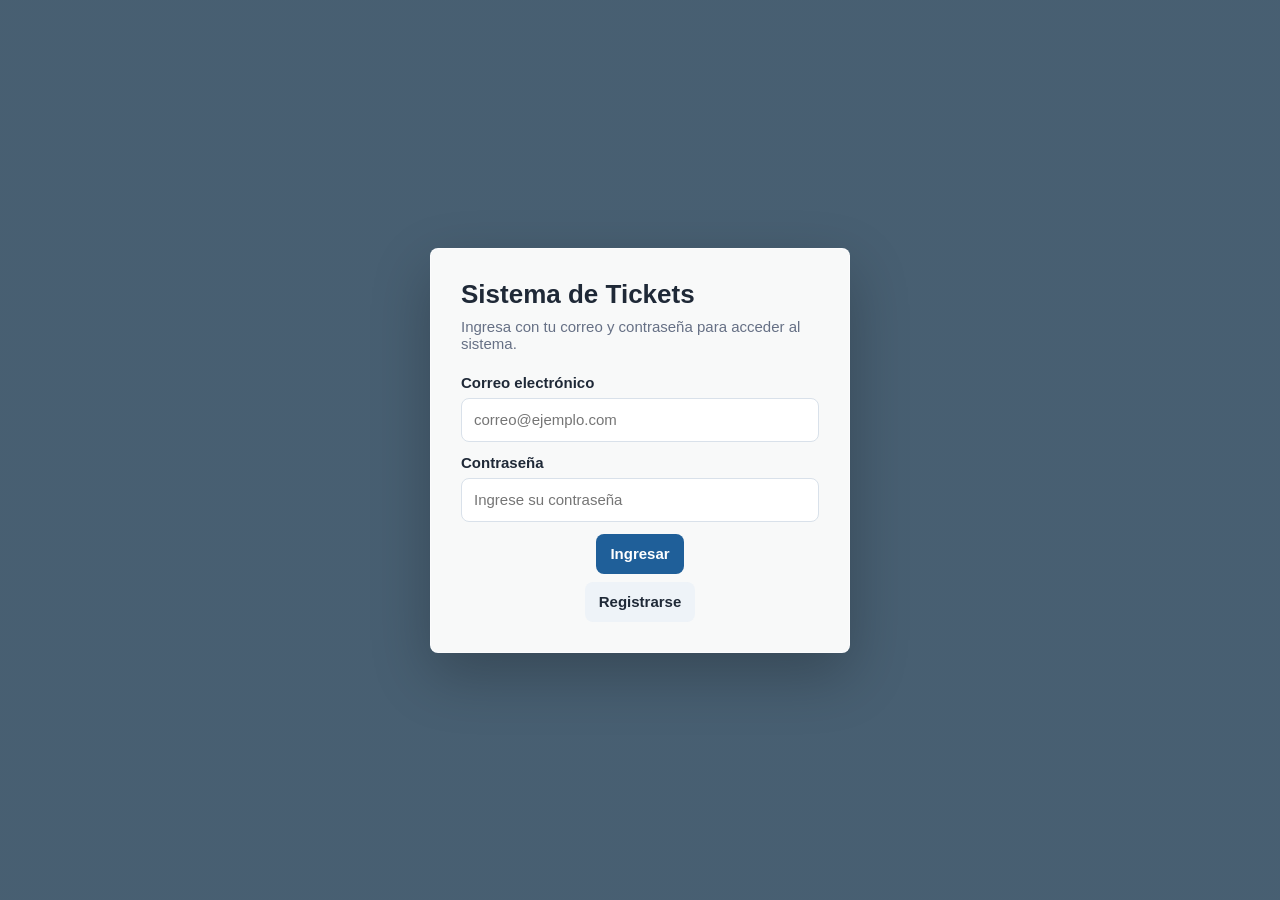
<file: src/main/webapp/usuarios.html>
<!DOCTYPE html>
<html lang="es">
<head>
    <meta charset="UTF-8">
    <meta name="viewport" content="width=device-width, initial-scale=1.0">
    <title>Usuarios | Sistema de Tickets</title>
    <link rel="stylesheet" href="css/global.css">
    <link rel="stylesheet" href="css/usuarios.css">
</head>
<body>
    <div class="app-shell">
        <aside class="sidebar" id="sidebar">
            <div class="brand">
                <strong class="brand-text">Tickets</strong>
                <button class="toggle-btn" id="toggleSidebar">☰</button>
            </div>
            <nav>
                <a class="nav-link active" href="dashboard.html">
                    <span class="nav-icon">📊</span>
                    <span class="nav-text">Dashboard</span>
                </a>
                <a class="nav-link" href="tickets.html">
                    <span class="nav-icon">🎫</span>
                    <span class="nav-text">Tickets</span>
                </a>
                <a class="nav-link" id="linkUsuarios" href="usuarios.html">
                    <span class="nav-icon">👥</span>
                    <span class="nav-text">Usuarios</span>
                </a>
                <a class="nav-link" href="#" id="logoutLink">
                    <span class="nav-icon">🚪</span>
                    <span class="nav-text">Salir</span>
                </a>
            </nav>
        </aside>

        <main class="main">
            <header class="topbar">
                <div>
                    <h1>Gestión de usuarios</h1>
                    <p>Administra solicitantes y personal de soporte.</p>
                </div>
                <div class="user-chip" id="usuarioActivo">Sesión activa</div>
            </header>

            <section class="grid two">
                <article class="card">
                    <div class="card-header">
                        <div>
                            <h2 id="tituloFormulario">Crear usuario</h2>
                            <p>Los usuarios podrán iniciar sesión con el correo y contraseña registrados.</p>
                        </div>
                    </div>

                    <form id="usuarioForm" class="form-grid">
                        <input type="hidden" id="usuarioId">

                        <div class="field">
                            <label for="nombre">Nombre</label>
                            <input type="text" id="nombre" required>
                        </div>

                        <div class="field">
                            <label for="correo">Correo</label>
                            <input type="email" id="correo" required>
                        </div>

                        <div class="field">
                            <label for="departamento">Departamento</label>
                            <input type="text" id="departamento">
                        </div>

                        <div class="field">
                            <label for="rol">Rol</label>
                            <select id="rol" required>
                                <option value="SOLICITANTE">Solicitante</option>
                                <option value="SOPORTE">Soporte</option>
                            </select>
                        </div>

                        <div class="field">
                            <label for="contrasena">Contraseña</label>
                            <input type="password" id="contrasena" required>
                        </div>

                        <div class="actions">
                            <button class="btn" type="submit">Guardar</button>
                            <button class="btn secondary" type="button" id="cancelarEdicion">Cancelar</button>
                        </div>
                    </form>

                    <p id="mensaje" class="message"></p>
                </article>

                <article class="card">
                    <div class="card-header">
                        <div>
                            <h2>Lista de usuarios</h2>
                            <p>Consulta, edita o elimina cuentas del sistema.</p>
                        </div>
                    </div>

                    <div class="field">
                        <label for="filtroUsuarios">Buscar</label>
                        <input type="search" id="filtroUsuarios" placeholder="Nombre, correo, rol o departamento">
                    </div>

                    <div class="table-wrap">
                        <table>
                            <thead>
                                <tr>
                                    <th>ID</th>
                                    <th>Nombre</th>
                                    <th>Correo</th>
                                    <th>Departamento</th>
                                    <th>Rol</th>
                                    <th>Acciones</th>
                                </tr>
                            </thead>
                            <tbody id="tablaUsuarios"></tbody>
                        </table>
                    </div>
                </article>
            </section>
        </main>
    </div>

    <script src="js/api.js"></script>
    <script src="js/usuarios.js"></script>
</body>
</html>
</file>
<file: src/main/webapp/css/global.css>
* {
    box-sizing: border-box;
    margin: 0;
    padding: 0;
}

:root {
    --bg: #f5f7fb;
    --surface: #ffffff;
    --surface-soft: #eef3f8;
    --text: #1f2937;
    --muted: #667085;
    --line: #d9e1ea;
    --primary: #1f5f99;
    --primary-dark: #17466f;
    --success: #20845a;
    --warning: #b7791f;
    --danger: #b42318;
    --info: #2563a8;
    --shadow: 0 10px 28px rgba(31, 41, 55, 0.08);
}

body {
    min-height: 100vh;
    background: var(--bg);
    color: var(--text);
    font-family: Arial, Helvetica, sans-serif;
    font-size: 15px;
}

a {
    color: inherit;
    text-decoration: none;
}

button,
input,
textarea,
select {
    font: inherit;
}

button {
    border: 0;
}

.app-shell {
    display: grid;
    grid-template-columns: auto minmax(0, 1fr);
    min-height: 100vh;
}

.sidebar {
    background: #14324a;
    color: #ffffff;
    padding: 22px 18px;
    position: sticky;
    top: 0;
    height: 100vh;
    width: 240px;
    transition: width .3s;
    overflow: hidden;
}

.sidebar.collapsed {
    width: 60px;
}

.brand {
    border-bottom: 1px solid rgba(255, 255, 255, 0.16);
    padding-bottom: 18px;
    margin-bottom: 18px;
    display: flex;
    align-items: center;
    justify-content: space-between;
}


.brand-text {
    transition: opacity .2s;
    white-space: nowrap;
}

.sidebar.collapsed {
    width: 56px;
    padding: 22px 10px; 
}

.sidebar.collapsed .nav-link {
    justify-content: center; /* ← centra el icono */
    padding: 12px 8px;
}

.sidebar.collapsed .brand-text {
    opacity: 0;
    width: 0;
    overflow: hidden;
    pointer-events: none;
}

.toggle-btn {
    background: rgba(255,255,255,.15);
    border: none;
    color: #fff;
    border-radius: 6px;
    width: 32px;   
    height: 32px; 
    cursor: pointer;
    font-size: 16px;
    display: flex;
    align-items: center;
    justify-content: center;
    flex-shrink: 0;
    min-width: 32px;
}

.nav-link {
    display: flex;
    align-items: center;
    gap: 10px;
    color: #e7f0f7;
    border-radius: 8px;
    padding: 12px 14px;
    margin-bottom: 8px;
}

.nav-icon {
    flex-shrink: 0;
    font-size: 16px;
}

.nav-text {
    white-space: nowrap;
    transition: opacity .2s;
}

.sidebar.collapsed .nav-text {
    opacity: 0;
    width: 0;
    overflow: hidden;
}

.nav-link:hover,
.nav-link.active {
    background: rgba(255, 255, 255, 0.14);
}

.main {
    min-width: 0;
    padding: 26px;
}

.topbar {
    align-items: center;
    background: var(--surface);
    border: 1px solid var(--line);
    border-radius: 8px;
    box-shadow: var(--shadow);
    display: flex;
    gap: 16px;
    justify-content: space-between;
    margin-bottom: 22px;
    padding: 18px 20px;
}

.topbar h1 {
    color: var(--text);
    font-size: 24px;
    line-height: 1.2;
}

.topbar p {
    color: var(--muted);
    margin-top: 4px;
}

    
.user-chip {
    display: flex;
    align-items: center;
    gap: 10px;
}

.user-chip .avatar {
    width: 36px;
    height: 36px;
    border-radius: 50%;
    background: #ede9fe;
    color: #7c3aed;
    font-size: 13px;
    font-weight: 600;
    display: flex;
    align-items: center;
    justify-content: center;
}

.user-chip .info .nombre {
    font-size: 14px;
    font-weight: 500;
    color: #111;
    line-height: 1.2;
}

.user-chip .info .rol {
    font-size: 11px;
    color: #888;
}

.grid {
    display: grid;
    gap: 18px;
}

.grid.two {
    grid-template-columns: minmax(280px, 0.85fr) minmax(0, 1.15fr);
}

.grid.kpis {
    grid-template-columns: repeat(auto-fit, minmax(140px, 1fr));
}

.card,
.kpi {
    background: var(--surface);
    border: 1px solid var(--line);
    border-radius: 8px;
    box-shadow: var(--shadow);
}

.card {
    padding: 20px;
}

.card-header {
    align-items: start;
    display: flex;
    gap: 16px;
    justify-content: space-between;
    margin-bottom: 16px;
}

.card h2 {
    font-size: 18px;
    margin-bottom: 4px;
}

.card p,
.helper {
    color: var(--muted);
}

.kpi {
    padding: 18px;
}

.kpi span {
    color: var(--muted);
    display: block;
    font-size: 13px;
    margin-bottom: 8px;
}

.kpi strong {
    display: block;
    font-size: 28px;
}

.form-grid {
    display: grid;
    gap: 12px;
}

.field label {
    color: var(--text);
    display: block;
    font-weight: 700;
    margin-bottom: 7px;
}

input,
textarea,
select {
    background: #ffffff;
    border: 1px solid var(--line);
    border-radius: 8px;
    color: var(--text);
    min-height: 44px;
    outline: none;
    padding: 10px 12px;
    width: 100%;
}

textarea {
    min-height: 122px;
    resize: vertical;
}

input:focus,
textarea:focus,
select:focus {
    border-color: var(--primary);
    box-shadow: 0 0 0 3px rgba(31, 95, 153, 0.14);
}

.actions {
    align-items: center;
    display: flex;
    flex-wrap: wrap;
    gap: 10px;
}

.btn {
    align-items: center;
    background: var(--primary);
    border-radius: 8px;
    color: #ffffff;
    cursor: pointer;
    display: inline-flex;
    font-weight: 700;
    justify-content: center;
    min-height: 40px;
    padding: 10px 14px;
}

.btn:hover {
    background: var(--primary-dark);
}

.btn.secondary {
    background: var(--surface-soft);
    color: var(--text);
}

.btn.secondary:hover {
    background: #dfe8f0;
}

.btn.danger {
    background: var(--danger);
}

.btn.danger:hover {
    background: #8f1d14;
}

.btn.small {
    min-height: 34px;
    padding: 8px 10px;
}

.table-wrap {
    overflow-x: auto;
}

table {
    border-collapse: collapse;
    width: 100%;
}

th,
td {
    border-bottom: 1px solid var(--line);
    padding: 13px 12px;
    text-align: left;
    vertical-align: top;
}

th {
    background: #eef3f8;
    color: #344054;
    font-size: 13px;
}

tbody tr:hover {
    background: #fafcff;
}

.badge {
    border-radius: 999px;
    display: inline-flex;
    font-size: 12px;
    font-weight: 700;
    padding: 6px 10px;
}

.badge.CREADO.R {
    background: #eff6ff;
    color: #2563eb;
}

.badge.CREADO.S {
    background: #f5f3ff;
    color: #7c3aed;
}

.badge.ASIGNADO.R{
    background: #fffbeb;
    color: #d97706;
}

.badge.ASIGNADO.S{
    background: #eff6ff;
    color: #2563eb;
}

.badge.DEVUELTO.R{
    background: #f5f3ff;
    color: #7c3aed;
}

.badge.DEVUELTO.S {
    background: #fdf4ff;
    color: #db2777;
}


.badge.VALIDACION.R {
    background: #fdf4ff;
    color: #db2777;
}

.badge.VALIDACION.S {
    background: #fffbeb;
    color: #d97706;
}


.badge.FINALIZADO.R {
     background: #f0fdf4;
    color: #16a34a;;
}

.badge.FINALIZADO.S {
    background: #f0fdf4;
    color: #16a34a;
}

.badge.RECHAZADO.R {
    background: #fff1f2;
    color: #e11d48;
}

.badge.RECHAZADO.S {
    background: #fff1f2;
    color: #e11d48;
}


.badge.SOPORTE.R, .badge.SOPORTE.S {
    background: #e0f2fe;
    color: #075985;
}

.badge.SOLICITANTE.R, .badge.SOLICITANTE.S {
    background: #ecfdf3;
    color: #166534;
}

.message {
    border-radius: 8px;
    display: none;
    margin-top: 12px;
    padding: 11px 12px;
}

.message.show {
    display: block;
}

.message.ok {
    background: #dff6ea;
    color: #176044;
}

.message.error {
    background: #fee4e2;
    color: #912018;
}

.empty {
    color: var(--muted);
    padding: 24px 12px;
    text-align: center;
}

.icono-timeline {
    width: 18px; 
    height: 18px;
    object-fit: contain;
    vertical-align: middle;
}

.login-page {
    align-items: center;
    background:
        linear-gradient(rgba(20, 50, 74, 0.78), rgba(20, 50, 74, 0.78)),
        url("https://images.unsplash.com/photo-1551434678-e076c223a692?auto=format&fit=crop&w=1600&q=80");
    background-position: center;
    background-size: cover;
    display: flex;
    justify-content: center;
    padding: 24px;
}

.login-card {
    background: rgba(255, 255, 255, 0.96);
    border: 1px solid rgba(255, 255, 255, 0.65);
    border-radius: 8px;
    box-shadow: 0 22px 60px rgba(0, 0, 0, 0.24);
    max-width: 420px;
    padding: 30px;
    width: 100%;
}

.login-card h1 {
    font-size: 26px;
    margin-bottom: 8px;
}

.login-card p {
    color: var(--muted);
    margin-bottom: 22px;
}

#Observacion {

  font-size: 1rem;
}

@media (max-width: 980px) {
    .app-shell {
        grid-template-columns: 1fr;
    }

    .sidebar {
        height: auto;
        position: static;
    }

    .grid.two,
    .grid.kpis {
        grid-template-columns: 1fr;
    }
}

@media (max-width: 640px) {
    .main {
        padding: 16px;
    }

    .topbar {
        align-items: stretch;
        flex-direction: column;
    }

    .card-header {
        display: block;
    }
}
</file>
<file: src/main/webapp/css/login.css>
body {

    background: linear-gradient(
        135deg,
        #1f3c88,
        #2952b3
    );
}

.registro {
	display: block;
    text-align: center;
    margin-top: 0.5rem;
    font-size: 0.9rem;
    color: #666;
    text-decoration: none;
    
}

.registro:hover {
    text-decoration: underline;
 
}
</file>
<file: src/main/webapp/css/dashboard.css>
.chart-placeholder {

    height: 300px;

    border: 2px dashed #ccc;

    border-radius: 12px;

    display: flex;

    justify-content: center;

    align-items: center;

    color: #999;
}

.kpi {
    display: flex;
    flex-direction: column;
    gap: 8px;
    padding: 18px;
    border-radius: 12px;
    background: #fff;
    border: 1px solid #eef0f4;
    border-left: 4px solid;
    box-shadow: 0 1px 4px rgba(0,0,0,.05);
    margin-bottom: 10px;
}

.kpi-icon {
    width: 42px;
    height: 42px;
    border-radius: 10px;
    display: flex;
    align-items: center;
    justify-content: center;
    font-size: 18px;
    line-height: 1;
    flex-shrink: 0;
}

.kpis-4 {
    display: grid;
    grid-template-columns: repeat(4, 1fr);
    gap: 1rem;
}

.kpis-5 {
    display: grid;
    grid-template-columns: repeat(5, 1fr);
    gap: 1rem;
}

/* Modal */
.modal-overlay {
    display: none; /* oculto por defecto */
    position: fixed;
    inset: 0;
    background: rgba(0,0,0,0.5);
    z-index: 1000;
    align-items: center;
    justify-content: center;
}

.modal-overlay.activo {
    display: flex; /* visible solo con clase activo */
}

.modal-box {
    background: #fff;
    border-radius: 16px;
    padding: 2rem;
    min-width: 380px;
    max-width: 520px;
    max-height: 80vh;
    overflow-y: auto;
    box-shadow: 0 8px 32px rgba(0,0,0,0.18);
}

.modal-header {
    display: flex;
    justify-content: space-between;
    align-items: center;
    margin-bottom: 1.5rem;
}

.modal-header h2 {
    font-size: 18px;
    font-weight: 600;
    color: #111;
}

.modal-cerrar {
    background: none;
    border: none;
    font-size: 1.3rem;
    cursor: pointer;
    color: #666;
}

/* Timeline */
.timeline-lista {
    display: flex;
    flex-direction: column;
    gap: 1.2rem;
}

.timeline-item {
    display: flex;
    gap: 1rem;
    align-items: flex-start;
}

.timeline-dot {
    width: 14px;
    height: 14px;
    border-radius: 50%;
    margin-top: 4px;
    flex-shrink: 0;
}

/* Color del punto según estado */
.timeline-dot.CREADO     { background: #2563eb; }
.timeline-dot.ASIGNADO   { background: #d97706; }
.timeline-dot.VALIDACION { background: #7c3aed; }
.timeline-dot.DEVUELTO   { background: #db2777; }
.timeline-dot.FINALIZADO { background: #059669; }
.timeline-dot.RECHAZADO  { background: #dc2626; }

.timeline-info {
    display: flex;
    flex-direction: column;
    gap: 2px;
}

.timeline-fecha {
    font-size: 12px;
    color: #888;
}

.timeline-estado {
    font-size: 14px;
    font-weight: 600;
    color: #111;
}

.timeline-obs {
    font-size: 13px;
    color: #555;
}

.kpi span { font-size: 13px; color: #666; }
.kpi strong { font-size: 26px; font-weight: 600; color: #111; }

/* Colores por tarjeta */
.kpi:nth-child(1) { border-left-color: #7c3aed; }
.kpi:nth-child(2) { border-left-color: #2563eb; }
.kpi:nth-child(3) { border-left-color: #d97706; }
.kpi:nth-child(4) { border-left-color: #db2777; }
.kpi:nth-child(5) { border-left-color: #059669; }

.kpi:nth-child(1) .kpi-icon { background: #ede9fe; color: #7c3aed; }
.kpi:nth-child(2) .kpi-icon { background: #dbeafe; color: #2563eb; }
.kpi:nth-child(3) .kpi-icon { background: #fef3c7; color: #d97706; }
.kpi:nth-child(4) .kpi-icon { background: #fce7f3; color: #db2777; }
.kpi:nth-child(5) .kpi-icon { background: #d1fae5; color: #059669; }

/* Sección de alerta de validación pendiente */
.alerta-validacion {
    border-left: 4px solid #f59e0b;
    background: #fffbeb;
    margin-bottom: 10px;
}

.alerta-header {
    display: flex;
    align-items: flex-start;
    gap: 1rem;
    margin-bottom: 1rem;
}

.alerta-icono {
    font-size: 1.5rem;
    margin-top: 0.1rem;
}

.alerta-header h2 {
    margin: 0 0 0.25rem;
    font-size: 1rem;
    color: #92400e;
}

.alerta-header p {
    margin: 0;
    font-size: 0.85rem;
    color: #b45309;
}

/* Cada ticket en la alerta */
.validacion-item {
    display: flex;
    align-items: center;
    justify-content: space-between;
    gap: 1rem;
    padding: 0.75rem 0;
    border-top: 1px solid #fde68a;
}

.validacion-info {
    display: flex;
    flex-direction: column;
    gap: 0.2rem;
}

.validacion-codigo {
    font-weight: 600;
    font-size: 0.85rem;
    color: #78350f;
}

.validacion-desc {
    font-size: 0.85rem;
    color: #92400e;
}

.validacion-acciones {
    display: flex;
    gap: 0.5rem;
    flex-shrink: 0;
}

/* grid de una sola columna para ticketsSolicitante */
.grid.one {
    display: grid;
    grid-template-columns: 1fr;
    max-width: 680px;
    margin: 0 auto;
}

/* Ajuste para el nuevo icono PNG del timeline */
.icono-timeline {
    width: 18px; 
    height: 18px;
    object-fit: contain;
    vertical-align: middle;
}

/* para quitar el padding extra del botón */
.btn-timeline {
    padding: 4px 8px;
    display: inline-flex;
    align-items: center;
    justify-content: center;
}

#errorObservacion {
    display: none;
    color: #dc2626;
    font-size: 13px;
    margin-top: 4px;
}

.badge-clickable {
    cursor: pointer;
}

.badge-clickable:hover {
    opacity: 0.8;
}
</file>
<file: src/main/webapp/css/tickets.css>
.ticket-actions {

    display: flex;

    gap: 10px;
}

.btn-delete {

    background: #dc3545;
}

.btn-delete:hover {

    background: #b52b38;
}

.btn-finalizar {

    background: #28a745;
}

.btn-finalizar:hover {

    background: #1f7d35;
}

.file-input-wrap {
    display: flex;
    align-items: center;
    gap: 12px;
}

.file-input-wrap span {
    font-size: 13px;
    color: var(--color-muted, #888);
}

/* Modal */
.modal-overlay {
    position: fixed;
    top: 0; left: 0;
    width: 100%; height: 100%;
    background: rgba(0,0,0,0.45);
    z-index: 99999;
    display: none;
    justify-content: center;
    align-items: center;
}

.modal-overlay.activo {
    display: flex;
}

.modal-box {
    background: #fff;
    border-radius: 16px;
    padding: 2rem;
    min-width: 380px;
    max-width: 520px;
    max-height: 80vh;
    overflow-y: auto;
    box-shadow: 0 8px 32px rgba(0,0,0,0.18);
}

.modal-header {
    display: flex;
    justify-content: space-between;
    align-items: center;
    margin-bottom: 1.5rem;
}

.modal-header h2 {
    font-size: 18px;
    font-weight: 600;
    color: #111;
}

.modal-cerrar {
    background: none;
    border: none;
    font-size: 1.3rem;
    cursor: pointer;
    color: #666;
}

/* Timeline */
.timeline-lista {
    display: flex;
    flex-direction: column;
    gap: 1.2rem;
}

.timeline-item {
    display: flex;
    gap: 1rem;
    align-items: flex-start;
}

.timeline-dot {
    width: 14px;
    height: 14px;
    border-radius: 50%;
    margin-top: 4px;
    flex-shrink: 0;
}

.timeline-dot.CREADO     { background: #2563eb; }
.timeline-dot.ASIGNADO   { background: #d97706; }
.timeline-dot.VALIDACION { background: #7c3aed; }
.timeline-dot.DEVUELTO   { background: #db2777; }
.timeline-dot.FINALIZADO { background: #059669; }
.timeline-dot.RECHAZADO  { background: #dc2626; }

.timeline-info {
    display: flex;
    flex-direction: column;
    gap: 2px;
}

.timeline-fecha {
    font-size: 12px;
    color: #888;
}

.timeline-estado {
    font-size: 14px;
    font-weight: 600;
    color: #111;
}

.timeline-obs {
    font-size: 13px;
    color: #555;
}

.btn.icon {
    background: transparent;
    color: var(--danger);
    padding: 4px 8px;
    font-size: 16px;
}

.btn.icon:hover {
    background: #fee4e2;
}

.obs-sub {
    font-size: 8px !important;
    color: #888;
    margin-top: 4px;
}

.badge-clickable {
    cursor: pointer;
}

.badge-clickable:hover {
    opacity: 0.8;
}

.obs-col {
    font-size: 12px;
    color: #555;
    max-width: 220px;
}
</file>
<file: src/main/webapp/css/usuarios.css>
.usuario-form {

    max-width: 600px;
}
</file>
